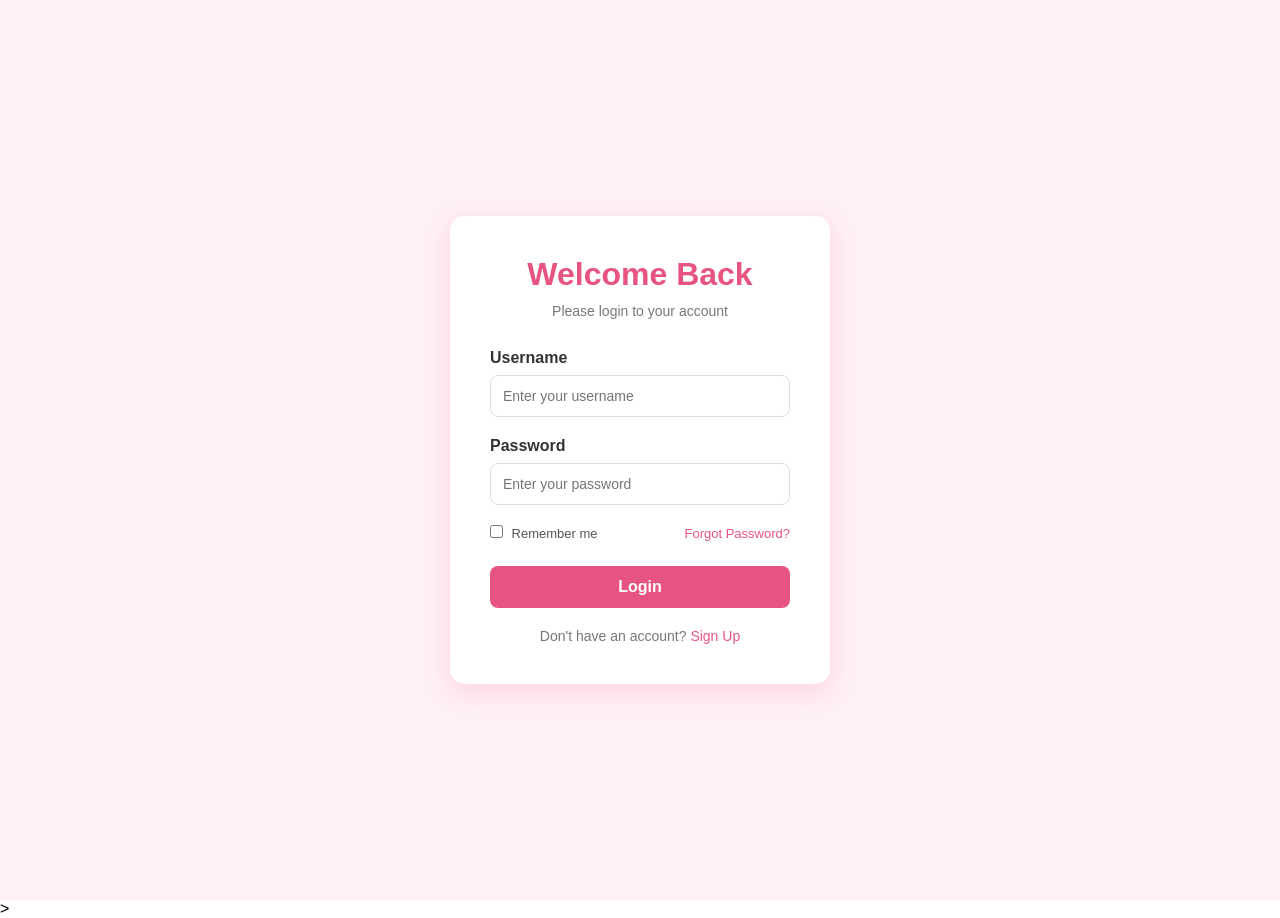
<file: index.html>
<!DOCTYPE html>
<html lang="en">
<head>
    <meta charset="UTF-8">
    <meta name="viewport" content="width=device-width, initial-scale=1.0">
    <title>Login Page</title>

  
    <link rel="stylesheet" href="css/style.css">
</head>
<body>

    <div class="login-container">

        <div class="login-box">

            <h1>Welcome Back</h1>
            <p class="subtitle">Please login to your account</p>

            <form>

           
                <div class="input-group">
                    <label for="username">Username</label>
                    <input 
                        type="text" 
                        id="username" 
                        placeholder="Enter your username"
                        required
                    >
                </div>

              
                <div class="input-group">
                    <label for="password">Password</label>
                    <input 
                        type="password" 
                        id="password" 
                        placeholder="Enter your password"
                        required
                    >
                </div>

                
                <div class="options">

                    <label class="remember">
                        <input type="checkbox">
                        Remember me
                    </label>

                    <a href="#">Forgot Password?</a>

                </div>

              
                <button type="submit">Login</button>

                <p class="signup">
                    Don't have an account?
                    <a href="signup.html">Sign Up</a>
                </p>

            </form>

        </div>

    </div>

</body>
</html>>
</file>
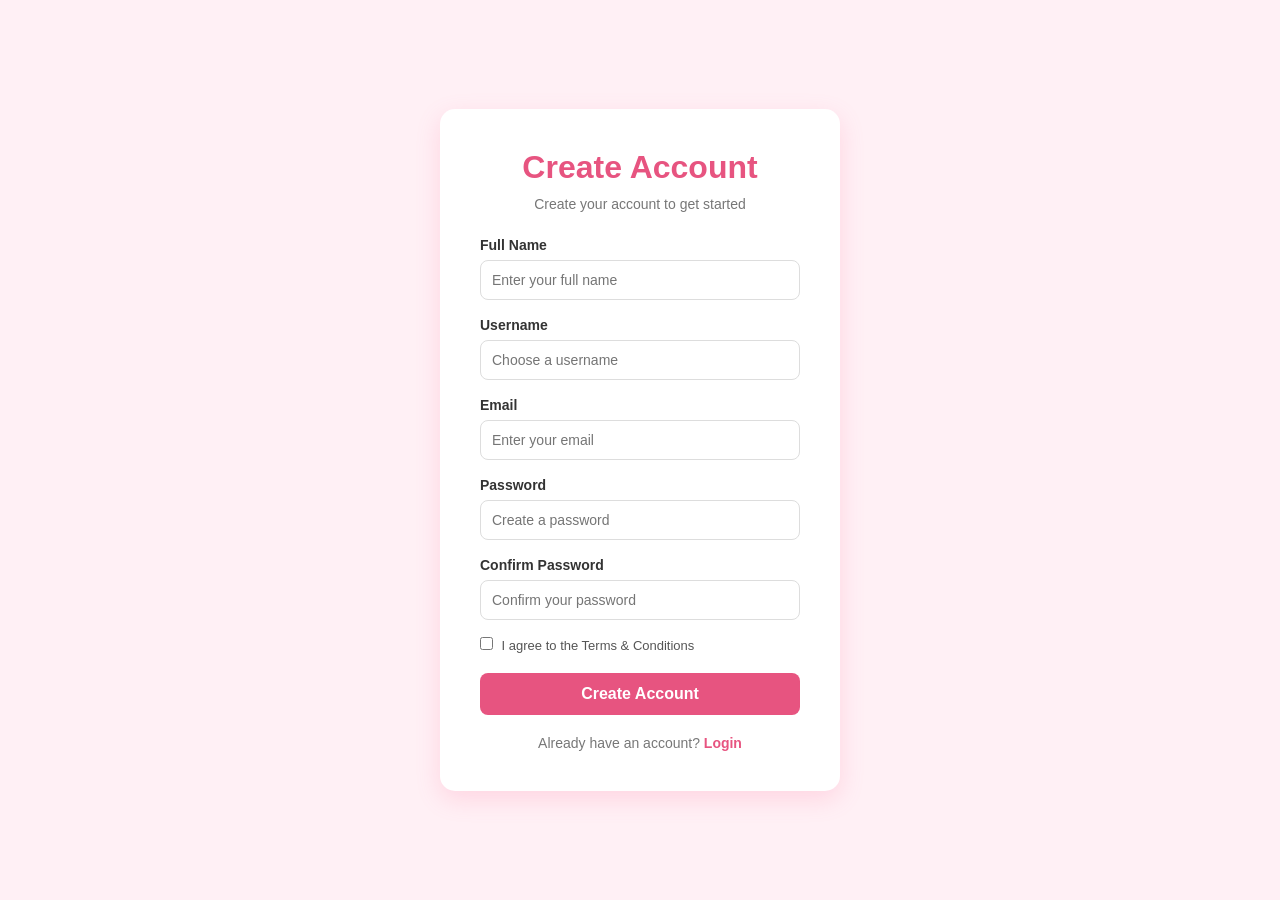
<file: signup.html>
<!DOCTYPE html>
<html lang="en">
<head>
    <meta charset="UTF-8">
    <meta name="viewport" content="width=device-width, initial-scale=1.0">
    <title>Sign Up</title>

   
    <link rel="stylesheet" href="css/signup.css">
</head>

<body>

    <div class="signup-container">

        <div class="signup-box">

            <h1>Create Account</h1>
            <p class="subtitle">Create your account to get started</p>

            <form>

                
                <div class="input-group">
                    <label for="fullname">Full Name</label>
                    <input 
                        type="text" 
                        id="fullname"
                        placeholder="Enter your full name"
                        required
                    >
                </div>

                
                <div class="input-group">
                    <label for="username">Username</label>
                    <input 
                        type="text" 
                        id="username"
                        placeholder="Choose a username"
                        required
                    >
                </div>

             
                <div class="input-group">
                    <label for="email">Email</label>
                    <input 
                        type="email" 
                        id="email"
                        placeholder="Enter your email"
                        required
                    >
                </div>

            
                <div class="input-group">
                    <label for="password">Password</label>
                    <input 
                        type="password" 
                        id="password"
                        placeholder="Create a password"
                        required
                    >
                </div>

                <div class="input-group">
                    <label for="confirm-password">Confirm Password</label>
                    <input 
                        type="password" 
                        id="confirm-password"
                        placeholder="Confirm your password"
                        required
                    >
                </div>

                
                <div class="terms">
                    <label>
                        <input type="checkbox" required>
                        I agree to the Terms & Conditions
                    </label>
                </div>

              
                <button type="submit">Create Account</button>

        
                <p class="login-link">
                    Already have an account?
                    <a href="index.html">Login</a>
                </p>

            </form>

        </div>

    </div>

</body>
</html>
</file>
<file: css/style.css>
* {
    margin: 0;
    padding: 0;
    box-sizing: border-box;
}

body {
    font-family: Arial, sans-serif;
    background-color: #fff;
}


.login-container {
    height: 100vh;
    display: flex;
    justify-content: center;
    align-items: center;
    background-color: #fff0f5;
}


.login-box {
    width: 380px;
    padding: 40px;
    background-color: white;
    border-radius: 15px;
    box-shadow: 0 8px 25px rgba(255, 105, 150, 0.2);
}

.login-box h1 {
    text-align: center;
    color: #e75480;
    margin-bottom: 10px;
}


.subtitle {
    text-align: center;
    color: #777;
    font-size: 14px;
    margin-bottom: 30px;
}


.input-group {
    margin-bottom: 20px;
}

.input-group label {
    display: block;
    margin-bottom: 8px;
    color: #333;
    font-weight: bold;
}

.input-group input {
    width: 100%;
    padding: 12px;
    border: 1px solid #ddd;
    border-radius: 8px;
    outline: none;
    font-size: 14px;
}

.input-group input:focus {
    border-color: #e75480;
    box-shadow: 0 0 5px rgba(231, 84, 128, 0.2);
}


.options {
    display: flex;
    justify-content: space-between;
    align-items: center;
    margin-bottom: 25px;
    font-size: 13px;
}

.remember {
    color: #555;
}

.remember input {
    margin-right: 5px;
    accent-color: #e75480;
}

.options a,
.signup a {
    color: #e75480;
    text-decoration: none;
}

.options a:hover,
.signup a:hover {
    text-decoration: underline;
}


button {
    width: 100%;
    padding: 12px;
    background-color: #e75480;
    color: white;
    border: none;
    border-radius: 8px;
    font-size: 16px;
    font-weight: bold;
    cursor: pointer;
}

button:hover {
    background-color: #d9436f;
}


.signup {
    text-align: center;
    margin-top: 20px;
    color: #777;
    font-size: 14px;
}
</file>
<file: css/signup.css>
* {
    margin: 0;
    padding: 0;
    box-sizing: border-box;
}

body {
    font-family: Arial, sans-serif;
    background-color: #fff0f5;
}
.signup-container {
    min-height: 100vh;
    display: flex;
    justify-content: center;
    align-items: center;
    padding: 30px 15px;
}
.signup-box {
    width: 400px;
    padding: 40px;
    background-color: white;
    border-radius: 15px;
    box-shadow: 0 8px 25px rgba(255, 105, 150, 0.2);
}
.signup-box h1 {
    text-align: center;
    color: #e75480;
    margin-bottom: 10px;
}
.subtitle {
    text-align: center;
    color: #777;
    font-size: 14px;
    margin-bottom: 25px;
}
.input-group {
    margin-bottom: 17px;
}

.input-group label {
    display: block;
    margin-bottom: 7px;
    color: #333;
    font-weight: bold;
    font-size: 14px;
}

.input-group input {
    width: 100%;
    padding: 11px;
    border: 1px solid #ddd;
    border-radius: 8px;
    outline: none;
    font-size: 14px;
}

.input-group input:focus {
    border-color: #e75480;
    box-shadow: 0 0 5px rgba(231, 84, 128, 0.2);
}

.terms {
    margin: 10px 0 20px;
    font-size: 13px;
    color: #555;
}

.terms input {
    margin-right: 5px;
    accent-color: #e75480;
}

button {
    width: 100%;
    padding: 12px;
    background-color: #e75480;
    color: white;
    border: none;
    border-radius: 8px;
    font-size: 16px;
    font-weight: bold;
    cursor: pointer;
}

button:hover {
    background-color: #d9436f;
}


.login-link {
    text-align: center;
    margin-top: 20px;
    color: #777;
    font-size: 14px;
}

.login-link a {
    color: #e75480;
    text-decoration: none;
    font-weight: bold;
}

.login-link a:hover {
    text-decoration: underline;
}


@media (max-width: 450px) {

    .signup-box {
        width: 100%;
        padding: 30px 25px;
    }

}
</file>
